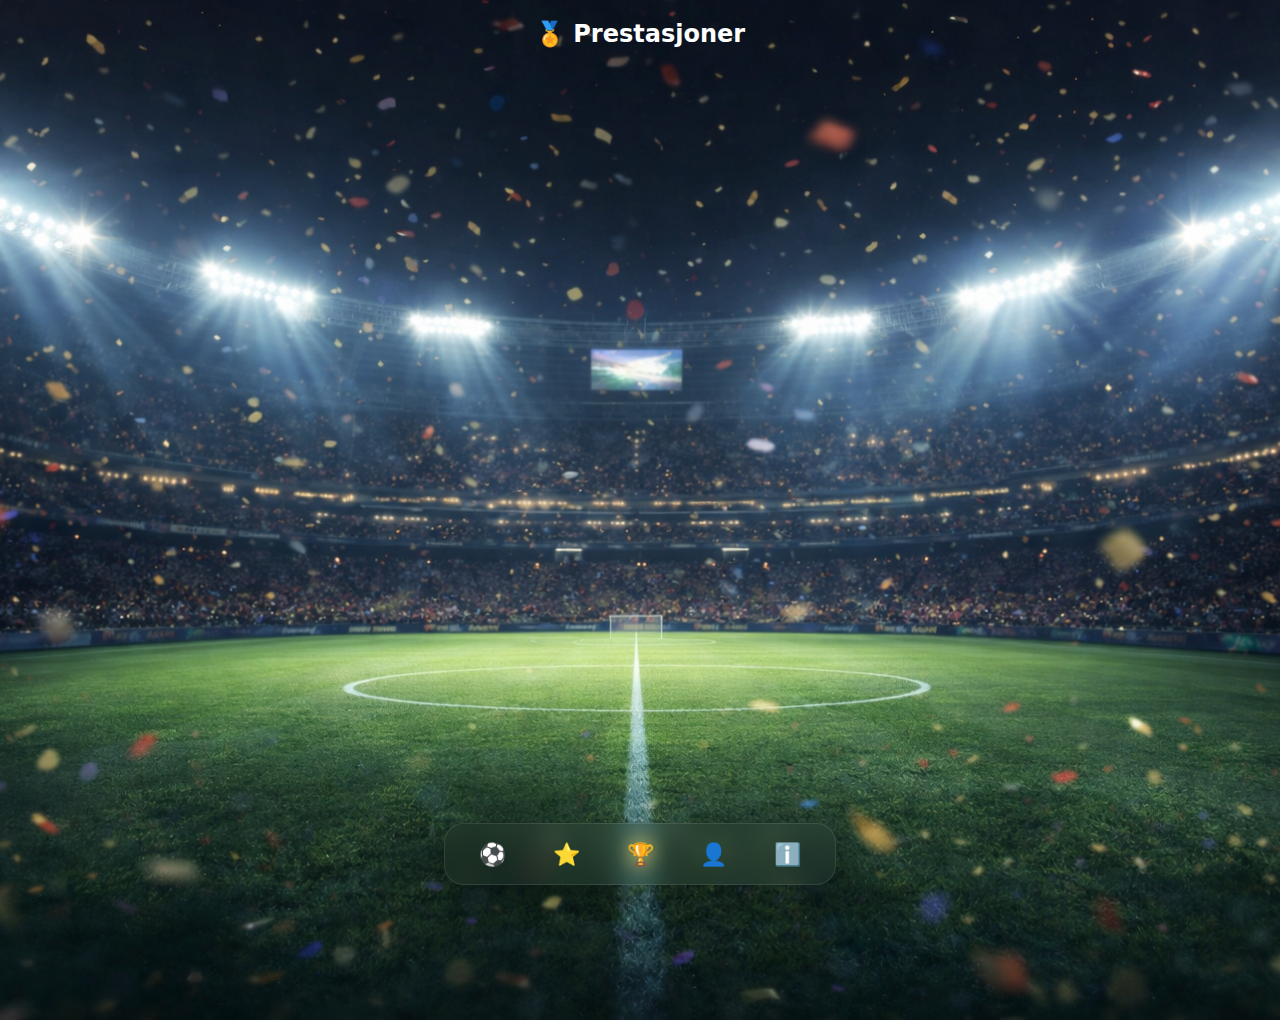
<file: achievements.html>
<!DOCTYPE html>
<html lang="no">
<head>
<meta charset="UTF-8">
<meta name="viewport" content="width=device-width, initial-scale=1.0">
<title>Prestasjoner</title>
<link rel="stylesheet" href="game.css">
</head>

<body>

<div class="app">

<h2 style="text-align:center;">🏅 Prestasjoner</h2>

<div id="achievements"></div>

<nav class="bottomNav">

  <div class="navItem" data-type="game" onclick="location.href='game.html'">⚽</div>

  <div class="navItem" data-type="stats" onclick="location.href='stats.html'">⭐</div>

  <div class="navItem active" data-type="achievements" onclick="location.href='achievements.html'">🏆</div>

  <div class="navItem" data-type="profile" onclick="location.href='minside.html'">👤</div>

  <div class="navItem" data-type="info" onclick="openInfo()">ℹ️</div>

</nav>

</div>

<!-- INFO MODAL -->
<div id="infoModal" class="exerciseModal">
  <div class="exerciseBox">
    <div class="exerciseHeader">ℹ️ Info</div>
    <p>Gjør øvelser → få XP → lås opp prestasjoner</p>
    <button onclick="closeInfo()" class="closeModal">Lukk</button>
  </div>
</div>

<script src="achievements.js"></script>
</body>
</html>
</file>
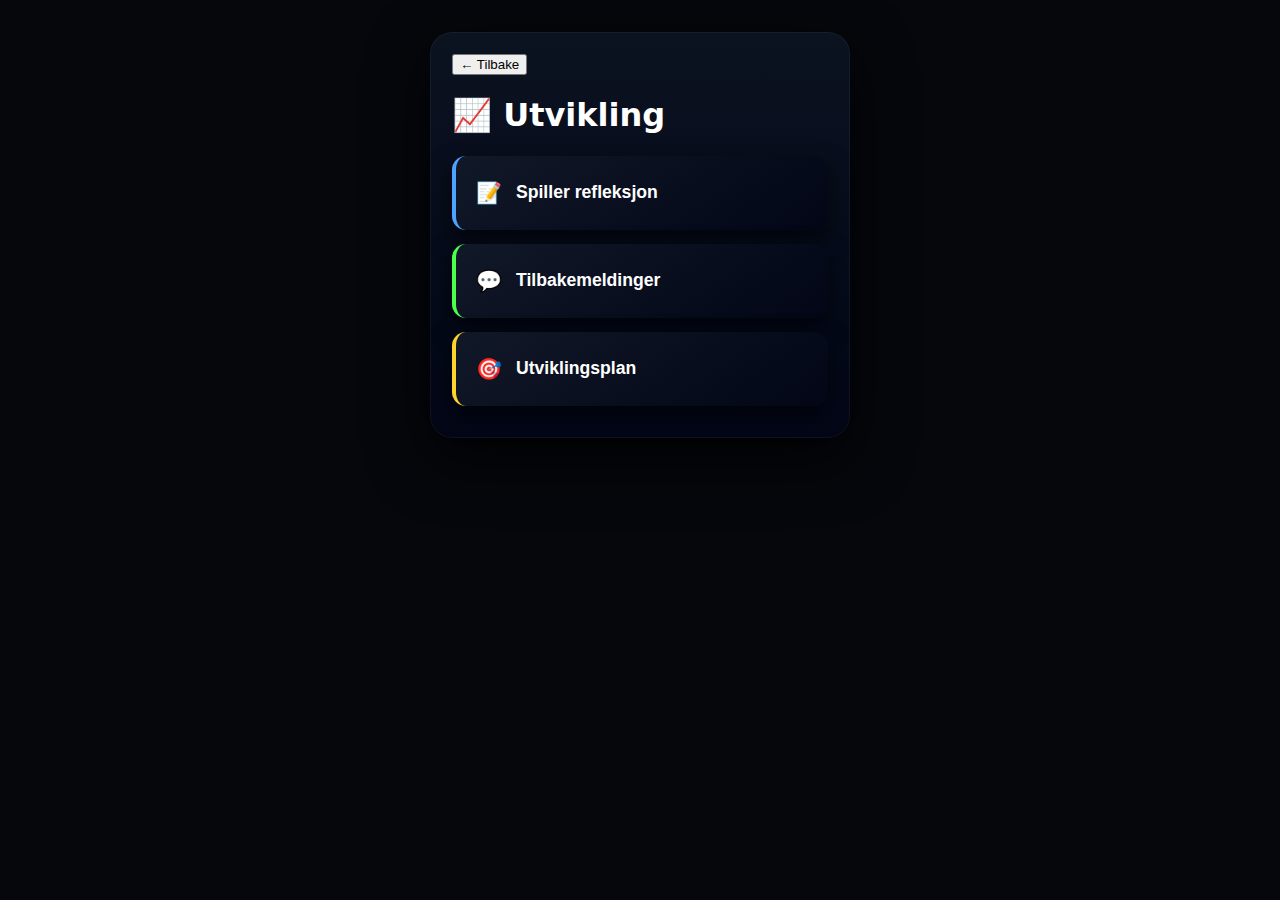
<file: utvikling.html>
<!DOCTYPE html>
<html lang="no">
<head>
  <meta charset="UTF-8">
  <meta name="viewport" content="width=device-width, initial-scale=1.0">
  <title>Utvikling</title>

  <link rel="stylesheet" href="minside.css"> <!-- du kan reuse style -->
</head>
<body>

<main class="container">

  <button id="backBtn" class="back-btn">← Tilbake</button>

  <h1>📈 Utvikling</h1>

  <section class="menu">

    <button class="menu-btn reflection" onclick="goTo('spiller-refleksjon.html')">
      📝<span>Spiller refleksjon</span>
    </button>

    <button class="menu-btn feedback" onclick="goTo('tilbakemeldinger.html')">
      💬<span>Tilbakemeldinger</span>
    </button>

    <button class="menu-btn plan" onclick="goTo('utviklingsplan.html')">
      🎯<span>Utviklingsplan</span>
    </button>

  </section>

</main>

<script>
  function goTo(page) {
    window.location.href = page;
  }

  document.getElementById("backBtn").onclick = () => {
    window.location.href = "minside.html";
  };
</script>

</body>
</html>
</file>
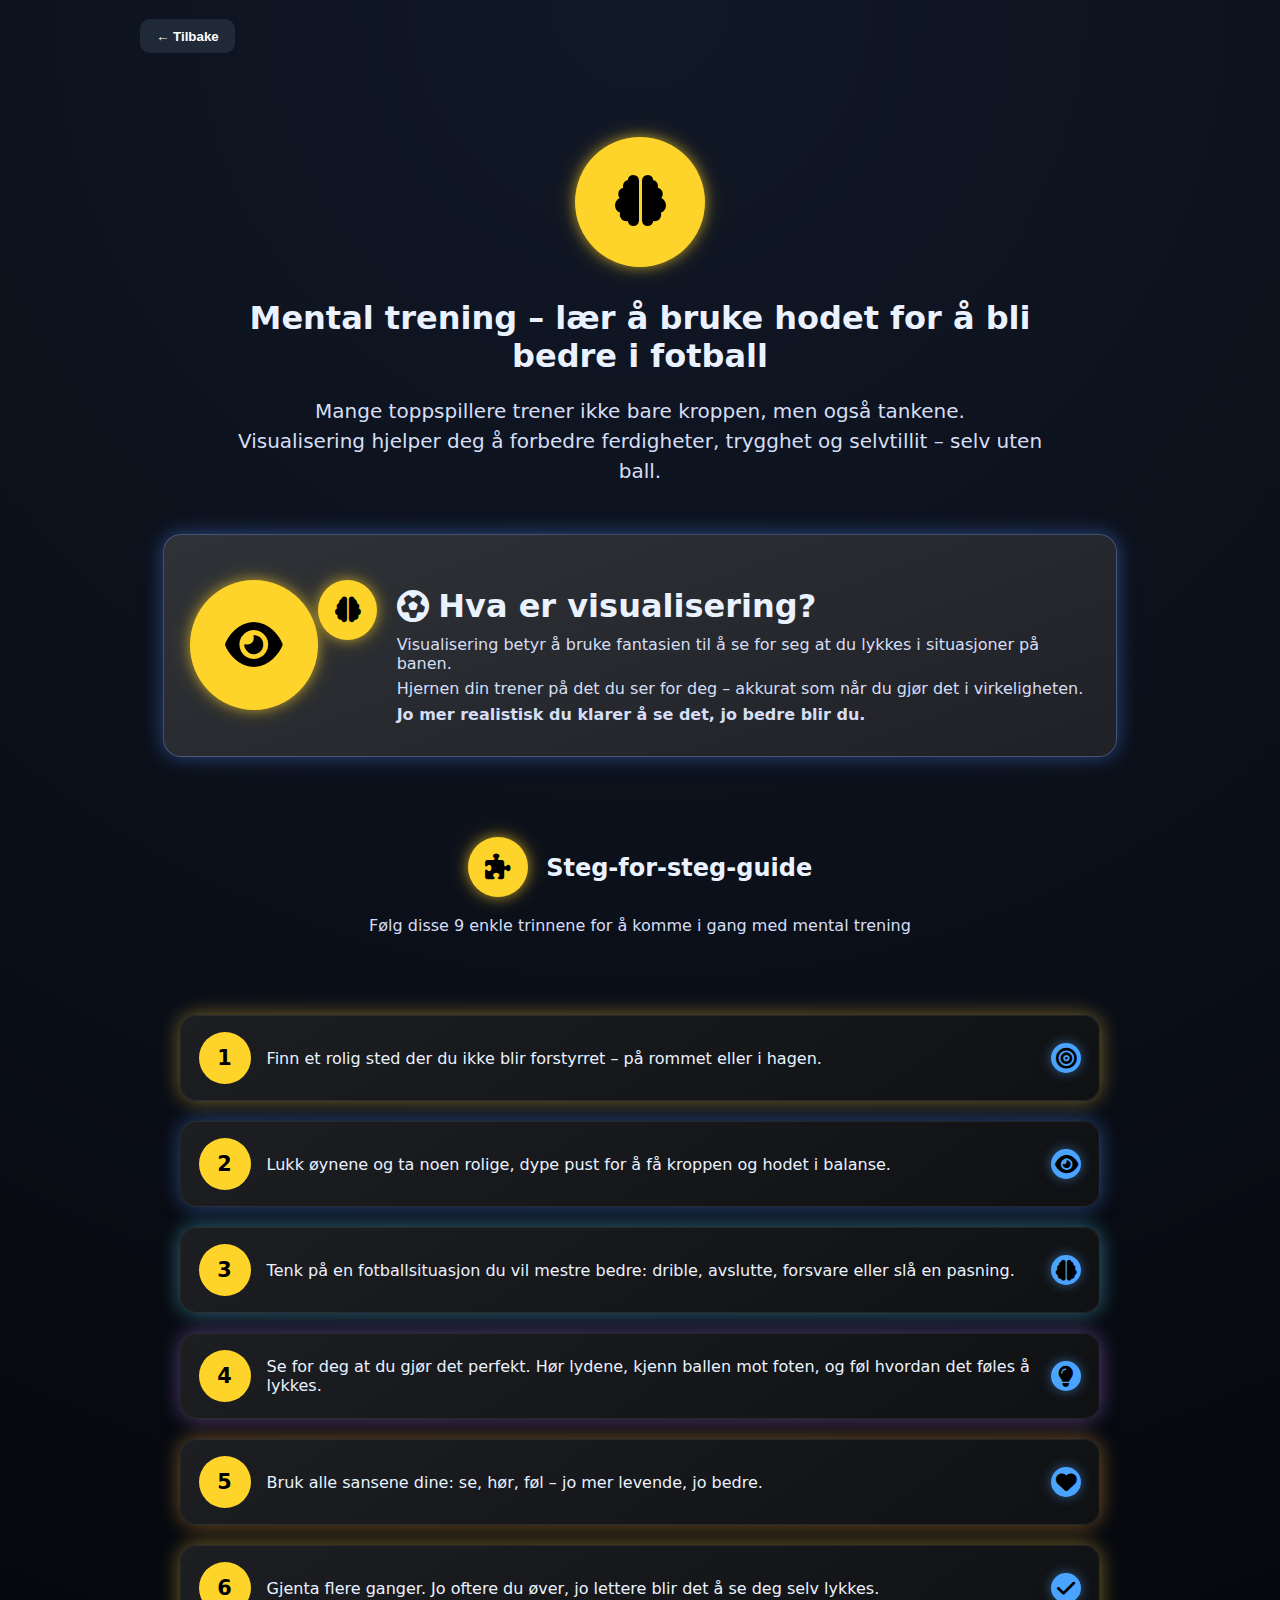
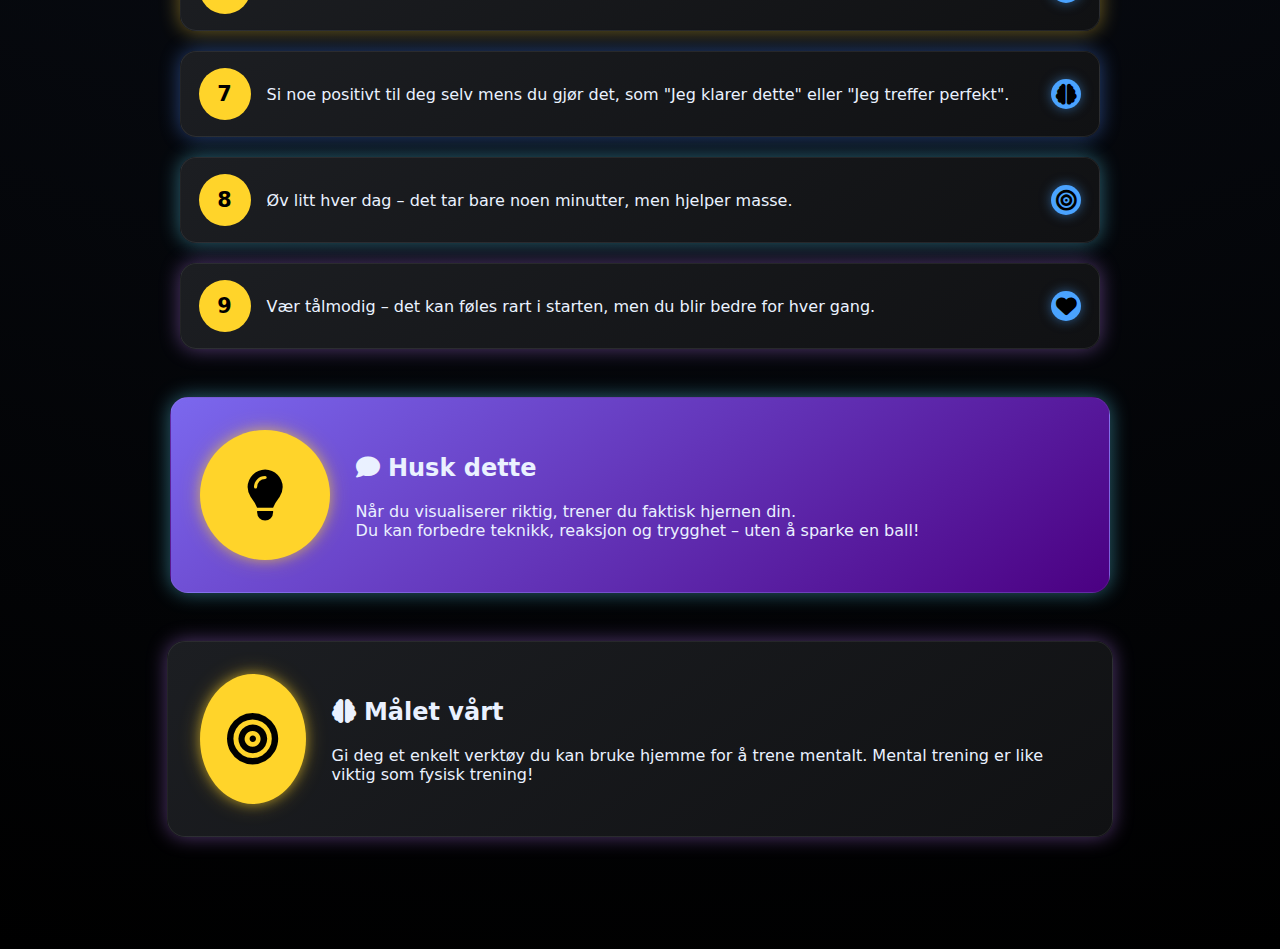
<file: visualisering.html>
<!DOCTYPE html>
<html lang="no">
<head>
  <meta charset="UTF-8" />
  <meta name="viewport" content="width=device-width, initial-scale=1.0" />
  <title>Mental trening – Visualisering</title>

  <!-- Font Awesome -->
  <link
    rel="stylesheet"
    href="https://cdnjs.cloudflare.com/ajax/libs/font-awesome/6.5.1/css/all.min.css"
  />

  <!-- Global stil (samme mørke app-look) -->
  <style>
    body {
      margin: 0;
      font-family: system-ui, -apple-system, BlinkMacSystemFont, sans-serif;
      background: radial-gradient(circle at top, #111827, #000);
      color: #eaf1ff;
    }

    header {
      max-width: 1000px;
      margin: 0 auto;
      padding: 1.2rem 1.4rem;
      display: flex;
      align-items: center;
      gap: 1rem;
    }

    .back-btn {
      background: #1f2937;
      border: none;
      color: #fff;
      padding: 0.6rem 1rem;
      border-radius: 10px;
      cursor: pointer;
      font-weight: 600;
    }

    .back-btn:hover {
      background: #2a3b52;
    }

    main {
      padding-bottom: 4rem;
    }
  </style>

  <!-- Din eksisterende CSS -->
  <link rel="stylesheet" href="visualisering.css" />
</head>
<body>

  <!-- HEADER -->
  <header>
    <button class="back-btn" onclick="window.location.href='minside.html'">
      ← Tilbake
    </button>
  </header>

  <!-- INNHOLD -->
  <main>
    <!-- HER ligger ALT innholdet ditt, uendret -->
    <!-- (mental-wrapper + alt inni) -->

<section class="mental-wrapper">

    <!-- HERO SECTION -->
    <div class="mental-hero">
        <div class="mental-hero-icon">
            <div class="icon-circle large">
                <i class="fa-solid fa-brain"></i>
            </div>
        </div>

        <h1>Mental trening – lær å bruke hodet for å bli bedre i fotball</h1>

        <p class="mental-hero-text">
            Mange toppspillere trener ikke bare kroppen, men også tankene.<br>
            Visualisering hjelper deg å forbedre ferdigheter, trygghet og selvtillit – selv uten ball.
        </p>
    </div>

    <!-- BLUE INFO BOX -->
    <div class="mental-info-box">
        <div class="mental-info-graphic">
            <div class="icon-circle large">
                <i class="fa-solid fa-eye"></i>
            </div>
            <div class="icon-circle small floating">
                <i class="fa-solid fa-brain"></i>
            </div>
        </div>

        <div class="mental-info-text">
            <h2>
                <i class="fa-solid fa-futbol"></i>
                Hva er visualisering?
            </h2>

            <p>
                Visualisering betyr å bruke fantasien til å se for seg at du lykkes
                i situasjoner på banen.
            </p>

            <p>
                Hjernen din trener på det du ser for deg – akkurat som når du gjør det i virkeligheten.
            </p>

            <p class="highlight">
                Jo mer realistisk du klarer å se det, jo bedre blir du.
            </p>
        </div>
    </div>

    <!-- STEP TITLE -->
    <div class="mental-step-title">
        <h2>
            <div class="icon-circle small" style="display:inline-flex; margin-right:10px;">
                <i class="fa-solid fa-puzzle-piece"></i>
            </div>
            Steg-for-steg-guide
        </h2>
        <p>Følg disse 9 enkle trinnene for å komme i gang med mental trening</p>
    </div>

    <!-- 9 STEG -->
    <div class="mental-step-list">

        <div class="step-item glow-yellow">
            <div class="step-number">1</div>
            <p>Finn et rolig sted der du ikke blir forstyrret – på rommet eller i hagen.</p>
            <div class="step-icon"><div class="icon-circle"><i class="fa-solid fa-bullseye"></i></div></div>
        </div>

        <div class="step-item glow-blue">
            <div class="step-number">2</div>
            <p>Lukk øynene og ta noen rolige, dype pust for å få kroppen og hodet i balanse.</p>
            <div class="step-icon"><div class="icon-circle"><i class="fa-solid fa-eye"></i></div></div>
        </div>

        <div class="step-item glow-cyan">
            <div class="step-number">3</div>
            <p>Tenk på en fotballsituasjon du vil mestre bedre: drible, avslutte, forsvare eller slå en pasning.</p>
            <div class="step-icon"><div class="icon-circle"><i class="fa-solid fa-brain"></i></div></div>
        </div>

        <div class="step-item glow-purple">
            <div class="step-number">4</div>
            <p>Se for deg at du gjør det perfekt. Hør lydene, kjenn ballen mot foten, og føl hvordan det føles å lykkes.</p>
            <div class="step-icon"><div class="icon-circle"><i class="fa-solid fa-lightbulb"></i></div></div>
        </div>

        <div class="step-item glow-orange">
            <div class="step-number">5</div>
            <p>Bruk alle sansene dine: se, hør, føl – jo mer levende, jo bedre.</p>
            <div class="step-icon"><div class="icon-circle"><i class="fa-solid fa-heart"></i></div></div>
        </div>

        <div class="step-item glow-yellow">
            <div class="step-number">6</div>
            <p>Gjenta flere ganger. Jo oftere du øver, jo lettere blir det å se deg selv lykkes.</p>
            <div class="step-icon"><div class="icon-circle"><i class="fa-solid fa-check"></i></div></div>
        </div>

        <div class="step-item glow-blue">
            <div class="step-number">7</div>
            <p>Si noe positivt til deg selv mens du gjør det, som "Jeg klarer dette" eller "Jeg treffer perfekt".</p>
            <div class="step-icon"><div class="icon-circle"><i class="fa-solid fa-brain"></i></div></div>
        </div>

        <div class="step-item glow-cyan">
            <div class="step-number">8</div>
            <p>Øv litt hver dag – det tar bare noen minutter, men hjelper masse.</p>
            <div class="step-icon"><div class="icon-circle"><i class="fa-solid fa-bullseye"></i></div></div>
        </div>

        <div class="step-item glow-purple">
            <div class="step-number">9</div>
            <p>Vær tålmodig – det kan føles rart i starten, men du blir bedre for hver gang.</p>
            <div class="step-icon"><div class="icon-circle"><i class="fa-solid fa-heart"></i></div></div>
        </div>

    </div>

    <!-- HUSK DETTE -->
    <div class="mental-bottom-card bottom-glow-cyan mid-card">
        <div class="icon-circle large">
            <i class="fa-solid fa-lightbulb"></i>
        </div>

        <div>
            <h2><i class="fa-solid fa-comment"></i> Husk dette</h2>
            <p>
                Når du visualiserer riktig, trener du faktisk hjernen din.<br>
                Du kan forbedre teknikk, reaksjon og trygghet – uten å sparke en ball!
            </p>
        </div>
    </div>

    <!-- MÅLET VÅRT -->
    <div class="mental-bottom-card bottom-glow-purple">
        <div class="icon-circle large">
            <i class="fa-solid fa-bullseye"></i>
        </div>

        <div>
            <h2><i class="fa-solid fa-brain"></i> Målet vårt</h2>
            <p>
                Gi deg et enkelt verktøy du kan bruke hjemme for å trene mentalt.
                Mental trening er like viktig som fysisk trening!
            </p>
        </div>
    </div>

</section>

  </main>

  <script src="visualisering.js"></script>
</body>
</html>
</file>
<file: game.css>
body{
  margin:0;
  font-family:system-ui;
  background:url("stadium.png") center/cover no-repeat;
  color:white;
}

.app{
  margin:0 auto;
  width:calc(100% - 40px);
  max-width:350px;
  min-height:100dvh;
  padding-bottom:calc(100px + env(safe-area-inset-bottom));
}

html, body{
  overflow-x:hidden;
}

/* HEADER */

.topBar{
display:flex;
justify-content:space-between;
align-items:center;
margin-bottom:20px;
gap:10px; 
}

.player{
display:flex;
align-items:center;
gap:12px;

padding:10px 14px;
border-radius:20px;

background:rgba(0,0,0,0.5);
backdrop-filter:blur(10px);

border:1px solid rgba(255,255,255,0.1);

box-shadow:0 4px 20px rgba(0,0,0,0.4);
}

.avatar{
width:42px;
height:42px;
border-radius:50%;
background:#ffd54a;

flex-shrink:0;
}

.name{
font-weight:600;
font-size:15px;
}

.level{
font-size:13px;
color:#bbb;
}

.levelProgress{
font-size:12px;
color:#ddd;
margin-top:2px;
}

/* WHEEL */

.wheelSection{
text-align:center;
margin-top:40px;
}

.wheelWrap{
position:relative;
width:260px;
height:215px;
margin:0 auto;
}

.wheelInner{
width:150px;
height:150px;
border-radius:50%;
background:rgba(0,0,0,0.35);

display:flex;
flex-direction:column;
align-items:center;
justify-content:center;

color:white;
font-weight:bold;
}

.xpLabel{
font-size:28px;
font-weight:900;
letter-spacing:2px;
}

.xpText{
font-size:22px;
font-weight:700;
margin-top:8px;
}

.startBtn{
position:absolute;
left:50%;
bottom:10px;
transform:translateX(-50%);

width:180px;
height:40px;

border:none;
border-radius:999px;

font-size:16px;
font-weight:800;
color:#fff;

background:linear-gradient(
180deg,
#4ef06a 0%,
#2ac44c 55%,
#1e9f3c 100%
);

overflow:hidden;
}

.startBtn::before{
content:"";
position:absolute;
top:6px;
left:10%;
width:80%;
height:40%;
border-radius:999px;

background:linear-gradient(
180deg,
rgba(255,255,255,0.6),
rgba(255,255,255,0)
);
}

/* STATS */

.stats{
display:flex;
justify-content:center;
gap:5px;
margin-top:40px;

padding:0 30px;   /* 👈 dette er det du vil ha */
}

/* TEAM GOAL */

.teamGoal{
margin-top:20px;
background: rgba(0,0,0,0.25);   /* var sterkere før */
  backdrop-filter: blur(6px);
padding:10px;
border-radius:20px;
text-align:center;
}

.teamGoalTitle{
font-weight:600;
margin-bottom:4px;
opacity: 0.8;
}

.teamGoalProgress{
font-size:15px;
font-weight:500;
}

.teamBar{
width:100%;
height:10px;
background:rgba(255,255,255,0.15);
border-radius:10px;
margin-top:4px;
overflow:hidden;
}

#teamBarFill{
height:100%;
width:0%;
background:linear-gradient(90deg,#00ffb3,#00c3ff);
border-radius:10px;
transition:width 0.4s ease;
}

/* BONUS BOX */

.bonusBox{
margin:10px auto;
width:280px;
background:rgba(0,0,0,0.45);
padding:12px;
border-radius:20px;
text-align:center;
font-weight:600;
backdrop-filter:blur(6px);
}

#bonusBox{
display:none;
}

/* MODAL */

.exerciseModal{
position:fixed;
top:0;
left:0;
width:100%;
height:100%;
background:rgba(0,0,0,0.7);
display:none;
align-items:center;
justify-content:center;
z-index:1000;
}

.exerciseBox{
width:320px;
max-height:80dvh;
overflow-y:auto;
overflow-x:hidden;
background:#1c1f26;
padding:20px;
border-radius:20px;
box-shadow:0 20px 50px rgba(0,0,0,0.6);
-webkit-overflow-scrolling: touch;
}

.exerciseBox::-webkit-scrollbar{
width:6px;
}

.exerciseBox::-webkit-scrollbar-thumb{
background:rgba(255,255,255,0.2);
border-radius:10px;
}

.exerciseBtn{
width:100%;
padding:14px;
margin-bottom:10px;

border:none;
border-radius:14px;

background:rgba(255,255,255,0.06);

color:white;
font-weight:600;
text-align:left;

box-shadow:0 4px 12px rgba(0,0,0,0.3);

transition:all 0.2s ease;
}

.exerciseBtn:active{
transform:scale(0.97);
}

.closeModal{
width:100%;
padding:10px;
border:none;
border-radius:10px;
background:#ff4a4a;
color:white;
font-weight:700;
}

.exerciseHeader{
font-size:22px;
font-weight:800;

text-align:center;

margin-bottom:18px;

letter-spacing:0.5px;

/* gradient tekst */
background:linear-gradient(90deg,#60a5fa,#22c55e,#ffd84a);
-webkit-background-clip:text;
-webkit-text-fill-color:transparent;
}

.exerciseBtn.selected{
background:linear-gradient(90deg,#4ef06a,#2ac44c);
color:#002b12;

box-shadow:
inset 0 2px 6px rgba(255,255,255,0.3),
0 6px 16px rgba(0,0,0,0.4);

transform:scale(0.98);
}

.exerciseBtn.done{
background:rgba(255,0,0,0.12);
color:rgba(255,255,255,0.4);
border:1px solid rgba(255,0,0,0.25);
}

.exerciseBox p{
  font-size: 12px;
  line-height: 1.4;
}

.categoryHeader{
padding:12px 14px;   /* 👈 mindre høyde */
border-radius:14px;

font-size:15px;      /* 👈 litt mindre tekst */

margin-bottom:8px;   /* 👈 mindre luft */

background:linear-gradient(180deg,#4f8cff,#1e3a8a);

color:white;
font-weight:700;

box-shadow:
0 5px 14px rgba(0,0,0,0.45),
inset 0 2px 5px rgba(255,255,255,0.15);

transition:all 0.2s ease;
cursor:pointer;

position:relative;
overflow:hidden;
}

.categoryHeader::before{
content:"";
position:absolute;
inset:0;
border-radius:18px;

background:linear-gradient(
180deg,
rgba(255,255,255,0.25),
rgba(255,255,255,0)
);

opacity:0.4;
pointer-events:none;
}

.categoryHeader:hover{
transform:translateY(-2px);
box-shadow:
0 12px 30px rgba(0,0,0,0.6),
inset 0 2px 6px rgba(255,255,255,0.2);
}

.categoryHeader:active{
transform:scale(0.96);
}

.categoryHeader.active{
background:linear-gradient(180deg,#22c55e,#15803d);

box-shadow:
0 0 12px rgba(80,255,120,0.5),
0 0 25px rgba(80,255,120,0.25);
}

.exerciseList{
max-height:0;
overflow:hidden;
opacity:0;
transition:all 0.2s ease;
}

.exerciseList.open{
max-height:none;
opacity:1;
}

/* XP RING */

.gauge{
position:absolute;
width:220px;
height:220px;
transform:rotate(135deg);
}

.bgArc{
fill:none;
stroke:#d7dde7;
stroke-width:24;
stroke-dasharray:424 141;
stroke-linecap:round;
}

.xpArc{
fill:none;
stroke:url(#xpGrad);
stroke-width:24;
stroke-linecap:round;
stroke-dasharray:0 565;
transition:stroke-dasharray .5s ease;
}

.wheel{
position:relative;
width:220px;
height:220px;
margin:auto;
display:flex;
align-items:center;
justify-content:center;
}

/* CONFETTI */

#confettiCanvas{
position:fixed;
top:0;
left:0;
width:100%;
height:100%;
pointer-events:none;
z-index:50;
}

/* XP RING GLOW */

.wheelGlow{
animation:ringGlow 1.5s ease-out;
}

@keyframes ringGlow{

0%{box-shadow:0 0 0 rgba(255,200,0,0)}
50%{box-shadow:0 0 40px rgba(255,200,0,0.9)}
100%{box-shadow:0 0 0 rgba(255,200,0,0)}

}

.totalXP{
  display:flex;
  align-items:center;
  justify-content:center;

  height:32px;              /* 🔥 FAST høyde */
  padding:0 14px;           /* 🔥 bredde styres her */

  border-radius:999px;

  background:rgba(0,0,0,0.45);
  backdrop-filter:blur(8px);

  font-weight:700;
  white-space:nowrap;       /* 🔥 hindrer wrapping */
}

.totalXP span{
  display:flex;
  align-items:center;
  gap:6px;
}

.totalXP .xpLabel{
  font-size:11px;
  opacity:0.6;
  letter-spacing:1px;
}

#monthXP{
  font-size:15px;
  font-weight:800;
}

.statLabel{
  font-size:10px;
  opacity:0.6;
  letter-spacing:1px;
}

.statCard div:last-child{
  font-size:18px;
  font-weight:700;
}

.statIcon{
width:65px;
height:55px;
margin-bottom:1px;
}

#wheelComplete{
position:absolute;
top:50%;
left:50%;
transform:translate(-50%,-50%);
text-align:center;
opacity:0;
}

.checkIcon{
font-size:70px;
color:#ffd84a;
}

.checkText{
font-size:14px;
font-weight:700;
letter-spacing:2px;
opacity:0.9;
margin-top:1px;
}

.segmentWheel{
position:relative;
width:220px;
height:220px;
margin:auto;
}

.segment.filled{
background:linear-gradient(#5cff6b,#1ea83c);
box-shadow:0 0 8px rgba(80,255,120,0.8);
}

.wheelCenter{
position:absolute;
top:50%;
left:50%;
transform:translate(-50%,-50%);
font-weight:700;
font-size:18px;
text-align:center;
}

.segment{
opacity:0.2;
}

.segment.filled{
opacity:1;
}

.segment.filled{
fill:url(#xpGradient);
filter:drop-shadow(0 0 6px rgba(255,180,0,0.9))
       drop-shadow(0 0 12px rgba(255,120,0,0.6));
}

.levelUpAnimation{
position:fixed;
top:50%;
left:50%;
transform:translate(-50%,-50%) scale(0.3) rotate(-10deg);
text-align:center;

opacity:0;
pointer-events:none;
z-index:2000;
}

.levelText{
font-size:30px;
font-weight:700;
letter-spacing:4px;

color:#ffd84a;

text-shadow:
0 0 10px rgba(255,220,0,0.8),
0 0 25px rgba(255,150,0,0.9);
}

.levelNumber{
font-size:40px;
font-weight:700;
margin-top:2px;
color:#ffd84a;
}


.levelUpAnimation.show{
animation:levelUpAnim 8.6s ease forwards;
}

@keyframes levelUpAnim{

0%{
opacity:0;
transform:translate(-50%,-50%) scale(0.6) rotate(-20deg);
}

30%{
opacity:1;
transform:translate(-50%,-50%) scale(1.8) rotate(8deg);
}

60%{
transform:translate(-50%,-50%) scale(1.6) rotate(-5deg);
}

100%{
opacity:0;
transform:translate(-50%,-50%) scale(0.9) rotate(0deg);
}

}

.bonusAnimation{
position:fixed;
top:50%;
left:50%;
transform:translate(-50%,-50%) scale(0.4) rotate(-90deg);
text-align:center;

opacity:0;
pointer-events:none;
z-index:2000;
}

.bonusText{
font-size:35px;
font-weight:600;
letter-spacing:1px;

color:#7be8ff;

text-shadow:
0 0 10px rgba(0,220,255,0.9),
0 0 25px rgba(0,170,255,0.8),
0 0 45px rgba(0,120,255,0.6);
}

.bonusNumber{
font-size:35px;
font-weight:600;
margin-top:1px;
color:#b8f6ff;
}

.bonusAnimation.show{
animation:bonusAnim 6.2s ease forwards;
}

@keyframes bonusAnim{

0%{
opacity:0;
transform:translate(-50%,-50%) scale(0.3) rotate(-25deg);
}

30%{
opacity:1;
transform:translate(-50%,-50%) scale(1.4) rotate(10deg);
}

60%{
transform:translate(-50%,-50%) scale(1.15) rotate(-6deg);
}

100%{
opacity:0;
transform:translate(-50%,-50%) scale(0.8) rotate(0deg);
}

}

.pyro{
position:fixed;
top:0;
left:0;
width:100%;
height:100%;
pointer-events:none;
z-index:2000;
opacity:1;
}

.pyro.active{
opacity:1;
animation: fadeOut 1.2s ease forwards;
}

.pyro > .before,
.pyro > .after{
position:absolute;
width:4px;
height:4px;
border-radius:50%;
top:0;
left:0;
transform:translate(-50%, -50%);

box-shadow:
0 0 #fff,
20px -20px hsl(50,100%,50%),
-20px -20px hsl(200,100%,50%),
30px 10px hsl(300,100%,50%),
-30px 10px hsl(120,100%,50%),
0 30px hsl(20,100%,50%);

animation:none;
}

.pyro.active > .before,
.pyro.active > .after{
animation:bang 1.2s ease-out forwards,
          gravity 1.2s ease-in forwards;
}

.pyro > .after{
animation-delay:0.15s;
}

@keyframes bang{
to{
box-shadow:
0 0 transparent,

150px -150px hsl(50,100%,50%),
-150px -150px hsl(200,100%,50%),

220px 80px hsl(300,100%,50%),
-220px 80px hsl(120,100%,50%),

0 220px hsl(20,100%,50%),

200px 0 hsl(0,100%,60%),
-200px 0 hsl(60,100%,60%),

120px 180px hsl(180,100%,50%),
-120px 180px hsl(320,100%,50%);
}
}


@keyframes gravity{
to{
transform:translateY(120px);
opacity:0;
}
}

@keyframes fadeOut{
0%{opacity:1;}
80%{opacity:1;}
100%{opacity:0;}
}

#fireworksCanvas{
position:fixed;
top:0;
left:0;
width:100%;
height:100%;
pointer-events:none;
z-index:3000;
}

.bottomNav{
position:fixed;
bottom:calc(15px + env(safe-area-inset-bottom));
left:50%;
transform:translateX(-50%);

width:calc(100% - 40px);
max-width:350px;
height:60px;

display:flex;
justify-content:space-between;
align-items:center;
padding:0 20px;

/* 🔥 glass */
background:rgba(255,255,255,0.02);
backdrop-filter:blur(12px);
-webkit-backdrop-filter:blur(12px);

border:1px solid rgba(255,255,255,0.1);

border-radius:20px;
box-shadow:0 10px 30px rgba(0,0,0,0.3);

z-index:1000;
}

.navItem{
font-size:22px;

width:55px;
height:55px;

display:flex;
align-items:center;
justify-content:center;

border-radius:14px;

transition:all 0.2s ease;
}

.navItem:active{
transform:scale(0.9);
background:rgba(255,255,255,0.2);
}

.leaderRow span{
  font-size: 12px;   /* prøv 11px hvis fortsatt trangt */
}

.leaderRow:first-child{
  color:#ffd54a;
  font-weight:bold;
}

.achievement .icon{
font-size:26px;
}

.achievement.locked{
opacity:0.3;
filter:grayscale(1);
}

.warningPopup.show{
opacity:1;
}

.dots{
  margin-left: 8px;
  font-size: 14px;
  opacity: 0.8;
}

.warningPopup{
  position: fixed;
  top: 50%;
  left: 50%;
  transform: translate(-50%, -50%) scale(0.9);
  
  background: rgba(0,0,0,0.85);
  color: white;
  
  padding: 12px 16px;
  border-radius: 14px;
  
  font-size: 14px;
  text-align: center;

  width: auto;
  max-width: 80%;
  display: inline-block;

  opacity: 0;
  pointer-events: none;
  transition: opacity 0.3s ease;

  z-index: 2000; /* 🔥 DETTE ER FIXEN */
}

.warningPopup.show{
  opacity: 1;
  transform: translate(-50%, -50%) scale(1);
}

.lock{
  margin-left: 6px;
}

.categoryHeader.locked{
  opacity: 0.5;
}

.achievement{
  display:flex;
  gap:12px;
  align-items:center;
  background:rgba(0,0,0,0.5);
  padding:12px;
  border-radius:12px;
  margin-bottom:10px;
}

.achievement.locked{
  opacity:0.5;
}

.icon{
  font-size:24px;
  width:40px;
  text-align:center;
}

.content{
  flex:1;
}

.title{
  font-weight:600;
  margin-bottom:4px;
}

.bar{
  width:100%;
  height:6px;
  background:rgba(255,255,255,0.1);
  border-radius:4px;
  overflow:hidden;
  margin-bottom:4px;
}

.fill{
  height:100%;
  background:linear-gradient(90deg,#4ade80,#22c55e);
}

.progress{
  font-size:12px;
  opacity:0.7;
}

.pop{
  transform: scale(1.6);
  color: #ffe600;
  text-shadow: 0 0 10px #ffe600, 0 0 20px #ff9c00;
  transition: all 0.2s;
}

.leaderboardToggle{
  display:flex;
  gap:10px;
  margin-bottom:10px;
}

.leaderboardToggle button{
  flex:1;
  padding:10px;
  border:none;
  border-radius:10px;
  background:#222;
  color:white;
  font-weight:bold;
  cursor:pointer;
}

.leaderboardToggle button.active{
  background:#ffd54a;
  color:black;
}

.leaderRow{
  display:flex;
  align-items:center;
  justify-content:space-between;

  padding:8px 10px;
  margin-bottom:6px;

  border-radius:12px;

  background:rgba(0,0,0,0.25);
  backdrop-filter:blur(6px);

  transition:all 0.2s ease;
}

.leaderRow:hover{
  transform:translateY(-2px);
  background:rgba(255,255,255,0.06);
}

/* TOP 3 */

.gold{
  border:1px solid rgba(255,215,0,0.4);
}

.silver{
  border:1px solid rgba(192,192,192,0.3);
}

.bronze{
  border:1px solid rgba(205,127,50,0.3);
}

.left{
  display:flex;
  align-items:center;
  gap:4px;
  min-width:0;
  flex:1;
}

.right{
  display:flex;
  align-items:center;
  gap:4px;
  white-space:nowrap;
  flex-shrink:0;
}


.right span{
  display:flex;
  align-items:center;
  gap:2px;   /* ikon + tall tett */
  white-space:nowrap;
}

.gold .name{ color:#ffd54a; }
.silver .name{ color:#c0c0c0; }
.bronze .name{ color:#cd7f32; }

.left{
  display:flex;
  align-items:center;
  gap:6px;
  min-width:0;
  flex:1;
}

.rank{
  font-size:12px;
  font-weight:700;
  opacity:0.7;
}

.name{
  font-size:14px;
  font-weight:600;
}

.stat{
  display:flex;
  flex-direction:row;   /* 🔥 viktig */
  align-items:center;
  gap:6px;

  padding:4px 10px;
  border-radius:999px;

  background:rgba(0,0,0,0.35);

  font-size:12px;
  white-space:nowrap;
}

/* stats (store) */
.statIcon{
  width:50px;
  height:50px;
  object-fit:contain;
}

/* leaderboard (små) */
.leaderRow .statIcon{
  width:20px;
  height:20px;
}

.stat div:last-child{
  font-size:16px;
  font-weight:700;
  margin-top:2px;
}

/* streak mindre */
.streak{
  font-size:11px;
  opacity:0.8;
}

#leaderboard{
  max-height:400px;
  overflow-y:auto;
  overflow-x:hidden;
}

/* level badge */
.level{
  font-size:12px;
  font-weight:600;
  opacity:0.9;
}

.me{
  background:rgba(255,215,0,0.08);
  border:1px solid rgba(255,215,0,0.4);
  padding-left:6px;
}

.teamGoalProgress{
  display:flex;
  justify-content:center;
  align-items:center;
  gap:6px;
}

/* hover */
.navItem:hover{
  background:rgba(255,255,255,0.1);
}

/* 🎮 NAV COLORS */

.navItem[data-type="game"]{
  color:#4ade80;
}

.navItem[data-type="stats"]{
  color:#7dd3fc;
}

.navItem[data-type="achievements"]{
  color:#ffd54a;
}

.navItem[data-type="profile"]{
  color:#c084fc;
}

.navItem[data-type="info"]{
  color:#9ca3af;
}


/* ✨ ACTIVE GLOW */

.navItem.active[data-type="game"]{
  filter: drop-shadow(0 0 10px #4ade80);
}

.navItem.active[data-type="stats"]{
  filter: drop-shadow(0 0 10px #7dd3fc);
}

.navItem.active[data-type="achievements"]{
  filter: drop-shadow(0 0 10px #ffd54a);
}

.navItem.active[data-type="profile"]{
  filter: drop-shadow(0 0 10px #c084fc);
}

.navItem.active[data-type="info"]{
  filter: drop-shadow(0 0 10px #9ca3af);
}

.navItem.active{
  animation: navPulse 2.2s ease-in-out infinite;
}

@keyframes navPulse{
  0%{
    transform:scale(1.2);
  }
  50%{
    transform:scale(1.28);
  }
  100%{
    transform:scale(1.2);
  }
}

*{
  -webkit-tap-highlight-color: transparent;
}

.badges{
  display:flex;
  align-items:center;
  gap:6px;
}

.badge{
  display:flex;
  align-items:center;
  gap:4px;

  padding:3px 8px;
  border-radius:999px;

  font-size:11px;
  font-weight:600;

  background:rgba(0,0,0,0.35);
  backdrop-filter:blur(6px);

  white-space:nowrap;
}

/* egne farger = mer liv */

.badge.level{
  color:#ffd54a;
}

.badge.star{
  color:#ffe066;
}

.badge.streak{
  color:#ff6b6b;
}

.xpSwitch{
  animation: xpSwitchAnim 0.4s ease;
  box-shadow:0 0 20px rgba(255,215,0,0.6);
}

.statCard{
  background:rgba(0,0,0,0.25);
  padding:10px;
  border-radius:12px;
  width:22%;
  text-align:center;
  border:1px solid rgba(255,255,255,0.08);
  display:flex;
  flex-direction:column;
  align-items:center;
  backdrop-filter:blur(6px);
  
  
}

@keyframes xpSwitchAnim{

  0%{
    transform:scale(1);
    filter:brightness(1);
  }

  30%{
    transform:scale(1.15);
    filter:brightness(1.4);
  }

  60%{
    transform:scale(0.95);
  }

  100%{
    transform:scale(1);
    filter:brightness(1);
  }

}

.levelBadge{
  width:52px;
  height:52px;

  display:flex;
  flex-direction:column;
  align-items:center;
  justify-content:center;

  border-radius:50%;

  background:linear-gradient(135deg,#ffcc00,#ff8800);

  position:relative;

  box-shadow:
    inset 0 2px 6px rgba(255,255,255,0.4),
    inset 0 -4px 10px rgba(0,0,0,0.6);
}

/* LVL */
.levelBadge .lvl{
  font-size:9px;
  letter-spacing:1px;
  opacity:0.9;
  line-height:1;
}

/* TALL */
.levelBadge .lvlNumber{
  font-size:18px;   /* 🔥 større */
  font-weight:900;
  line-height:1;

  margin-top:2px;   /* 🔥 fin spacing */
}

/* ✨ ytre ring */
.levelBadge::after{
  content:"";
  position:absolute;
  inset:0;                 /* 🔥 IKKE negativ */
  border-radius:50%;

  border:2px solid rgba(255,215,0,0.5);

  pointer-events:none;     /* 🔥 sikkerhet */
}

.levelBadge.levelUp{
  animation:badgePop 0.6s ease;
}

@keyframes badgePop{
  0%{transform:scale(1);}
  50%{transform:scale(1.3);}
  100%{transform:scale(1);}
}

#xpPopup{
  position:fixed;
  left:50%;
  top:55%;
  transform:translate(-50%, -50%) scale(0.5);
  font-size:28px;
  font-weight:800;
  color:#ffd54a;
  pointer-events:none;
  opacity:0;
  transition:all 0.4s ease;
  z-index:9999;
}

#xpPopup.show{
  opacity:1;
  transform:translate(-50%, -90%) scale(1.2);
}
</file>
<file: minside.css>
:root {
  --yellow: #ffd42a;
  --blue: #4da3ff;
  --bg: #05070c;
  --panel: #0f1720;
}

* {
  box-sizing: border-box;
}

body {
  margin: 0;
  background: #05070c;
  color: #fff;
  font-family: system-ui, sans-serif;
}


/* TOP BAR */
.topbar {
  height: 56px;
  background: #020617;
  display: flex;
  justify-content: space-between;
  align-items: center;
  padding: 0 16px;
  border-bottom: none;
  
}

.logo {
  font-weight: 800;
  letter-spacing: 1px;
  color: var(--yellow);
}

.logout {
  background: none;
  border: 1px solid rgba(255,255,255,0.2);
  color: #fff;
  padding: 6px 12px;
  border-radius: 8px;
  cursor: pointer;
  font-size: .9rem;
}

/* MAIN */
.container {
  width: 100%;
  max-width: 420px;
  margin: 32px auto;
  padding: 22px;
  background: linear-gradient(180deg, #0b1220, #020617);
  border-radius: 22px;
  box-shadow:
    0 20px 60px rgba(0,0,0,.8),
    inset 0 0 0 1px rgba(255,255,255,.05);
	
	
}




/* PLAYER CARD */
.player-card {
  background:
    radial-gradient(circle at top left, rgba(255,212,42,0.15), transparent 60%),
    linear-gradient(145deg, #101820, #0b1220);
  border-radius: 16px;
  padding: 20px;
  display: flex;
  align-items: center;
  gap: 16px;
  box-shadow:
    0 15px 40px rgba(0,0,0,.7),
    inset 0 0 0 1px rgba(255,255,255,.06);
}


.avatar {
  width: 70px;
  height: 70px;
  border-radius: 50%;
  background:
    linear-gradient(145deg, #1b2732, #0f1720);
  display: flex;
  align-items: center;
  justify-content: center;
  font-size: 30px;
  box-shadow:
    0 0 0 2px rgba(255,212,42,.4),
    0 0 20px rgba(255,212,42,.35);
}


.player-info h1 {
  margin: 0;
  font-size: 1.4rem;
}

.player-info p {
  margin: 4px 0 0;
  color: #9fb0bd;
  font-size: .9rem;
}

/* MENU */
.menu {
  display: grid;
  grid-template-columns: 1fr;
  gap: 14px;
}

.menu-btn {
  height: 74px;
  border-radius: 14px;
  border: none;
  background: linear-gradient(145deg, #111827, #020617);
  color: white;
  font-size: 1.3rem;
  display: flex;
  align-items: center;
  gap: 14px;
  padding: 0 20px;
  cursor: pointer;
  box-shadow: 0 10px 25px rgba(0,0,0,.6);
  transition: transform .2s ease, box-shadow .2s ease;
}

.menu-btn span {
  font-size: 1.1rem;
  font-weight: 700;
}

.menu-btn:hover {
  transform: translateY(-4px);
  box-shadow: 0 14px 35px rgba(0,0,0,.8);
}

/* FARGER */
.menu-btn.reflection {
  border-left: 4px solid var(--blue);
}

.menu-btn.plan {
  border-left: 4px solid var(--yellow);
}

.menu-btn.feedback {
  border-left: 4px solid #4dff4d;
}
.menu-btn {
  position: relative;
  overflow: hidden;
}

.menu-btn::after {
  content: "";
  position: absolute;
  inset: 0;
  background: linear-gradient(
    120deg,
    transparent,
    rgba(255,255,255,.08),
    transparent
  );
  transform: translateX(-100%);
  transition: transform .4s ease;
}

.menu-btn:hover::after {
  transform: translateX(100%);
}

.menu-btn:active {
  transform: scale(.97);
}
.menu-btn.plan {
  animation: pulse 2.5s infinite;
}

@keyframes pulse {
  0% { box-shadow: 0 0 0 rgba(255,212,42,0); }
  50% { box-shadow: 0 0 25px rgba(255,212,42,.35); }
  100% { box-shadow: 0 0 0 rgba(255,212,42,0); }
}
/* ================= PULSE – ALLE KORT ================= */

.menu-btn {
  animation: softPulse 3s infinite;
}

.menu-btn.reflection {
  --pulse-color: rgba(77,163,255,.45);
}

.menu-btn.plan {
  --pulse-color: rgba(255,212,42,.45);
}

.menu-btn.feedback {
  --pulse-color: rgba(77,255,77,.45);
}

@keyframes softPulse {
  0% {
    box-shadow: 0 10px 25px rgba(0,0,0,.6);
  }
  50% {
    box-shadow:
      0 0 28px var(--pulse-color),
      0 14px 35px rgba(0,0,0,.85);
  }
  100% {
    box-shadow: 0 10px 25px rgba(0,0,0,.6);
  }
}
/* ================= DISKRET LOGG UT ================= */

.logout-bullet {
  margin-top: 28px;
  text-align: center;
  font-size: .85rem;
  color: #6b7280;
  cursor: pointer;
}

.logout-bullet:hover {
  color: #ffd42a;
}
.player-card {
  margin-bottom: 28px;
}
.menu {
  margin-bottom: 10px;
}
.menu-btn {
  position: relative;
}

.badge {
  position: absolute;
  top: 8px;
  right: 10px;
  width: 10px;
  height: 10px;
  background: #ff3b30;
  border-radius: 50%;
}

.hidden {
  display: none;
}

.menu-btn.focus {
  border-left: 4px solid #ff7a18;
}

.menu-btn.game{
  border-left: 4px solid #ff4a4a; /* rød kant */
  --pulse-color: rgba(255,74,74,0.45);
}
</file>
<file: visualisering.css>
/* ------------------------------------------------------------------
   VISUALISERING.CSS – REN OG STABIL VERSJON (UTEN REVEAL)
   All styling beholdt, ingen layout-hacks, ingen tvang med !important
-------------------------------------------------------------------*/

/* GLOBAL ICON CIRCLES --------------------------------------------------- */
.icon-circle {
    width: 80px;
    height: 80px;
    background: #ffd42a;
    border-radius: 50%;
    display: flex;
    align-items: center;
    justify-content: center;
    box-shadow: 0 0 12px rgba(255, 212, 42, 0.5), 
                0 0 22px rgba(255, 212, 42, 0.3);
}
.icon-circle i { color: #000; font-size: 2.5rem; }
.icon-circle.large { width: 130px; height: 130px; }
.icon-circle.large i { font-size: 3.2rem; }
.icon-circle.small { width: 60px; height: 60px; }
.icon-circle.small i { font-size: 1.6rem; }

/* HERO SECTION ----------------------------------------------------------- */
.mental-hero {
    text-align: center;
    max-width: 820px;
    margin: 0 auto 3rem auto;
}
.mental-hero-icon {
    display: flex;
    justify-content: center;
    margin-bottom: 2rem;
    margin-top: 4rem;
}
.mental-hero-text {
    color: #d5def6;
    font-size: 1.25rem;
    line-height: 1.5;
}

/* INFO-BOKS -------------------------------------------------------------- */
.mental-info-box {
    max-width: 900px;
    width: calc(100% - 2rem);
    margin: 2.5rem auto;
    padding: 1.6rem;
    display: flex;
    align-items: center;
    gap: 1.2rem;
    border-radius: 18px;

    background: linear-gradient(160deg, #2f3237, #1f2126);
    border: 1px solid rgba(130,170,255,0.32);
    box-shadow: 0 0 20px rgba(80,140,255,0.45);
}
.mental-info-box:hover {
    transform: translateY(-4px);
    box-shadow: 0 0 35px rgba(80,140,255,0.75);
}
.mental-info-graphic {
    min-width: 170px;
    display: flex;
    justify-content: center;
    position: relative;
}
.mental-info-text h2 {
    font-size: 2rem;
    margin-bottom: .6rem;
    display: flex;
    align-items: center;
    gap: .6rem;
    color: #eaf1ff;
}
.mental-info-text p {
    margin: 0.4rem 0;
    color: #d5def6;
}
.highlight { 
    margin-top: .8rem;
    font-weight: 600;
    color: #ffd42a;
}

/* STEG-TITTEL ------------------------------------------------------------ */
.mental-step-title {
    text-align: center;
    margin: 5rem auto;
    color: #eaf1ff;
}
.mental-step-title p {
    color: #d5def6;
}

/* STEG-LISTE ------------------------------------------------------------- */
.mental-step-list {
    display: flex;
    flex-direction: column;
    gap: 1.25rem;
    max-width: 920px;
    width: calc(100% - 2rem);
    margin: 0 auto 3rem auto;
}
.step-item {
    display: flex;
    align-items: center;
    gap: 1rem;
    background: linear-gradient(145deg, #1c1e22, #101113);
    border-radius: 16px;
    padding: 1rem 1.1rem;
    border: 1px solid rgba(255,255,255,0.08);
    color: #eaf2ff;
    transition: .18s ease;
}
.step-item:hover { transform: translateY(-6px); }
.step-number {
    background: #ffd42a;
    color: #000;
    font-size: 1.3rem;
    font-weight: 700;
    width: 52px;
    height: 52px;
    border-radius: 50%;
    display: grid;
    place-items: center;
}
.step-item p { margin: 0; flex: 1; }
.step-icon { flex-shrink: 0; }
.step-icon .icon-circle { width: 30px; height: 30px;}
.step-icon .icon-circle {
    background: #4aa3ff; /* blå */
    box-shadow: 0 0 12px rgba(74,163,255,0.5);
}


.step-icon .icon-circle i {
    font-size: 1.3rem;
}
/* ------------------------------------------------------------
   MOBILOPTIMALISERING AV IKONER
------------------------------------------------------------- */

/* Mellomstore mobiler og små tablets */
@media (max-width: 620px) {

    /* Store ikoner (hero, info-boks, bottom cards) */
    .icon-circle.large {
        width: 90px;
        height: 90px;
    }
    .icon-circle.large i {
        font-size: 2.2rem;
    }

    /* Ikoner i steg-listen */
    .step-icon .icon-circle {
        width: 45px;
        height: 45px;
    }
    .step-icon .icon-circle i {
        font-size: 1.4rem;
    }

    /* Mindre glow på mobil */
    .icon-circle {
        box-shadow: 0 0 10px rgba(255, 212, 42, 0.25);
    }
}

/* Vanlige mobiler (i portrait) */
@media (max-width: 480px) {

    /* Store ikoner litt mindre */
    .icon-circle.large {
        width: 75px;
        height: 75px;
    }
    .icon-circle.large i {
        font-size: 1.9rem;
    }

    /* Steg-ikoner enda mer kompakte */
    .step-icon .icon-circle {
        width: 38px;
        height: 38px;
    }
    .step-icon .icon-circle i {
        font-size: 1.2rem;
    }

    /* Litt strammere layout totalt sett */
    .mental-info-box,
    .mental-bottom-card,
    .step-item {
        padding: 1.1rem;
    }
}
/* ------------------------------------------------------------
   MOBIL – GI LUFT PÅ SIDENE
------------------------------------------------------------- */

@media (max-width: 620px) {
    .mental-wrapper {
        padding-left: 1rem;
        padding-right: 1rem;
    }
}

@media (max-width: 480px) {
    .mental-wrapper {
        padding-left: 1.2rem;
        padding-right: 1.2rem;
    }
}


/* GLOW EFFEKTER ---------------------------------------------------------- */
.glow-yellow { box-shadow: 0 0 20px rgba(255,210,60,0.45); }
.glow-blue   { box-shadow: 0 0 20px rgba(80,140,255,0.45); }
.glow-cyan   { box-shadow: 0 0 20px rgba(90,220,250,0.45); }
.glow-purple { box-shadow: 0 0 20px rgba(180,120,240,0.45); }
.glow-orange { box-shadow: 0 0 20px rgba(255,170,60,0.45); }

/* BOTTOM CARDS ----------------------------------------------------------- */
.mental-bottom-card {
    background: linear-gradient(145deg, #1c1e22, #101113);
    border: 1px solid rgba(255,255,255,0.08);
    border-radius: 18px;
    padding: 2rem;
    margin: 3rem auto;
    max-width: 880px;
    display: flex;
    align-items: center;
    gap: 1.6rem;
    color: #eaf1ff;
}
.bottom-glow-cyan   { box-shadow: 0 0 20px rgba(90,220,250,0.45); }
.bottom-glow-purple { box-shadow: 0 0 20px rgba(180,120,240,0.45); }

.mid-card {
    max-width: 880px;
    padding: 2rem 1.8rem;
    background: linear-gradient(145deg, #7B68EE, #4B0082);
}

/* MOBIL ------------------------------------------------------------------ */
@media (max-width: 620px) {
    .mental-info-box,
    .mental-bottom-card {
        flex-direction: column;
        text-align: center;
    }
}
.mental-wrapper {
    overflow: visible !important;
}
.mental-wrapper {
    display: block !important;
}
</file>
